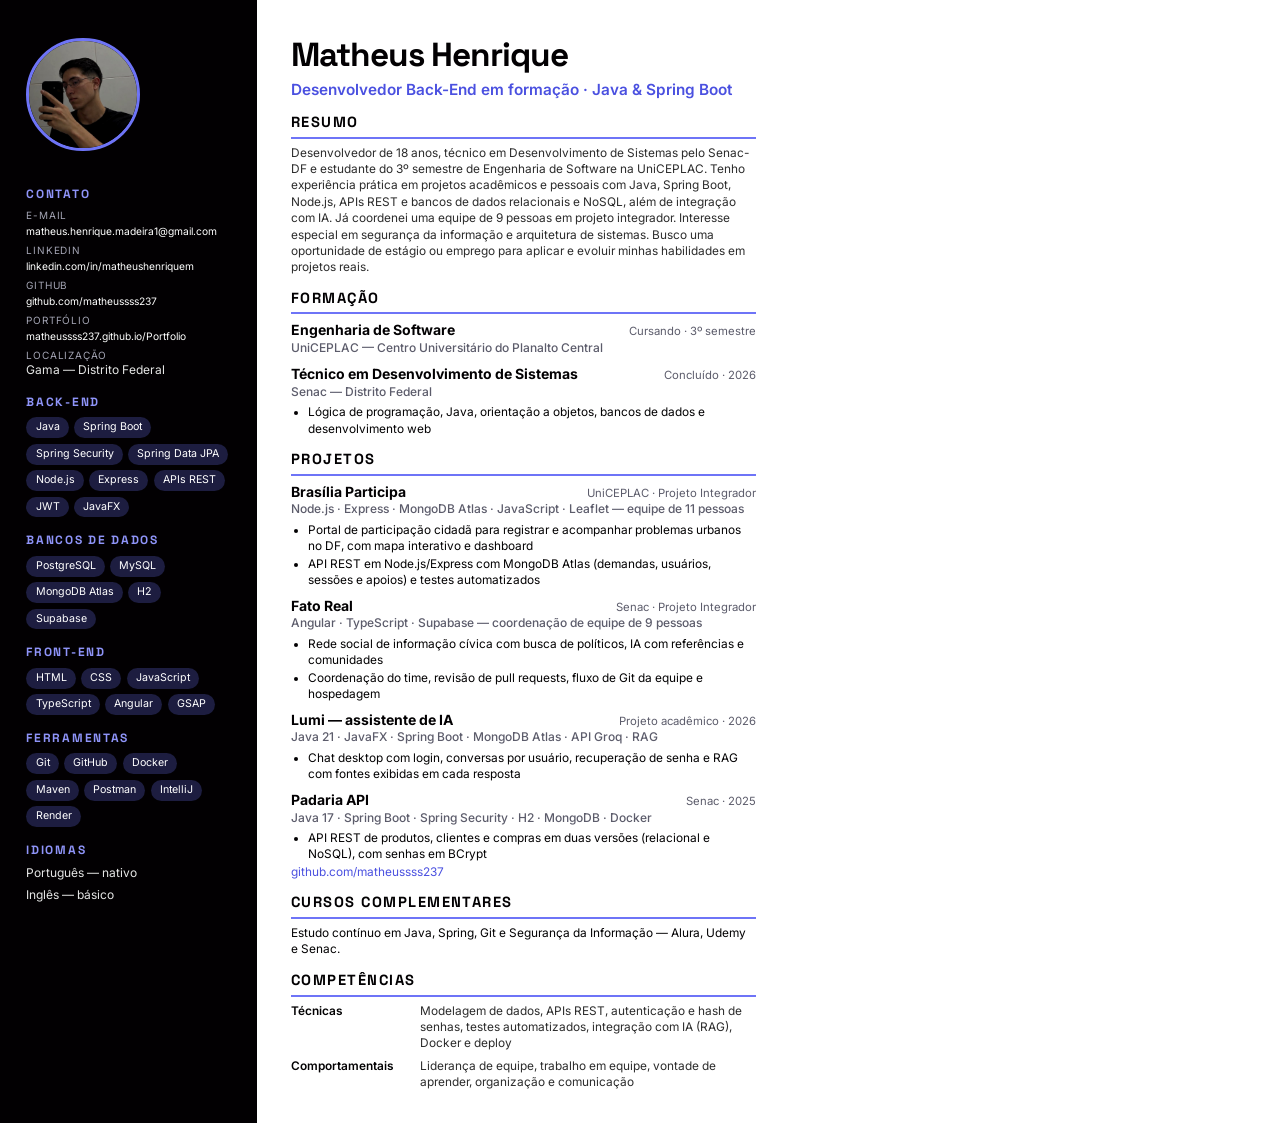
<file: assets/cv/cv.html>
<!DOCTYPE html>
<html lang="pt-BR">
<head>
  <meta charset="UTF-8">
  <title>Currículo — Matheus Henrique</title>
  <!-- Fonte do currículo. Para gerar o PDF: abrir no navegador > Imprimir > Salvar como PDF (A4, sem margens) -->
  <link href="https://fonts.googleapis.com/css2?family=Inter:wght@400;500;600;700&family=Space+Grotesk:wght@600;700&display=swap" rel="stylesheet">
  <style>
    @page { size: A4; margin: 0; }
    * { margin: 0; padding: 0; box-sizing: border-box; }
    :root { --ink: #020002; --muted: #5c5c6b; --accent: #4a50e0; --soft: #f5f5fe; --line: #6e74f7; }
    body { font-family: "Inter", system-ui, sans-serif; color: var(--ink); font-size: 8.9pt; line-height: 1.38; -webkit-print-color-adjust: exact; print-color-adjust: exact; }
    .page { width: 210mm; min-height: 297mm; display: grid; grid-template-columns: 68mm 1fr; }

    aside { background: #020002; color: #ffffff; padding: 10mm 7mm 8mm; }
    .photo { width: 30mm; height: 30mm; border-radius: 50%; object-fit: cover; border: 3px solid #6e74f7; margin-bottom: 4mm; }
    aside h2 { font-family: "Space Grotesk", sans-serif; font-size: 9pt; letter-spacing: .14em; text-transform: uppercase; color: #8f94f9; margin: 4mm 0 1.8mm; }
    aside p, aside li { font-size: 9pt; color: #e6e6e6; }
    aside ul { list-style: none; display: grid; gap: 1.2mm; }
    aside a { color: #ffffff; text-decoration: none; overflow-wrap: anywhere; }
    .contact a { font-size: 7.7pt; }
    .contact li span { display: block; font-size: 7.5pt; color: #a3a3b3; text-transform: uppercase; letter-spacing: .08em; }
    .chips { display: flex; flex-wrap: wrap; gap: 1.5mm; list-style: none; }
    .chips li { font-size: 8pt; padding: .8mm 2.4mm; border-radius: 99px; background: rgba(110, 116, 247, .25); color: #ffffff; }

    main { padding: 10mm 10mm 8mm 9mm; }
    h1 { font-family: "Space Grotesk", sans-serif; font-size: 25pt; line-height: 1; letter-spacing: -.03em; }
    .role { color: var(--accent); font-weight: 600; font-size: 11.5pt; margin: 2mm 0 3mm; }
    main h2 { font-family: "Space Grotesk", sans-serif; font-size: 11pt; letter-spacing: .1em; text-transform: uppercase; color: var(--ink); border-bottom: 2px solid var(--line); padding-bottom: 1.2mm; margin: 3.2mm 0 1.6mm; }
    .item { margin-bottom: 2mm; }
    .item-head { display: flex; justify-content: space-between; gap: 4mm; align-items: baseline; }
    .item h3 { font-size: 10.5pt; font-weight: 700; }
    .date { font-size: 8.5pt; color: var(--muted); white-space: nowrap; }
    .place { color: var(--muted); font-size: 9pt; font-weight: 500; }
    .item ul { margin: 1mm 0 0 4.5mm; }
    .item li { margin-bottom: .3mm; }
    .summary { color: #2b2b2b; }
    .skills { display: grid; grid-template-columns: 30mm 1fr; gap: 1.6mm 4mm; }
    .skills dt { font-weight: 600; }
    .skills dd { color: #2b2b2b; }
    a.link { color: var(--accent); text-decoration: none; }
  </style>
</head>
<body>
  <div class="page">
    <aside>
      <img class="photo" src="../img/foto-perfil.jpg" alt="Foto de Matheus Henrique">

      <h2>Contato</h2>
      <ul class="contact">
        <li><span>E-mail</span><a href="mailto:matheus.henrique.madeira1@gmail.com">matheus.henrique.madeira1@gmail.com</a></li>
        <li><span>LinkedIn</span><a href="https://linkedin.com/in/matheushenriquem">linkedin.com/in/matheushenriquem</a></li>
        <li><span>GitHub</span><a href="https://github.com/matheussss237">github.com/matheussss237</a></li>
        <li><span>Portfólio</span><a href="https://matheussss237.github.io/Portfolio/">matheussss237.github.io/Portfolio</a></li>
        <li><span>Localização</span>Gama — Distrito Federal</li>
      </ul>

      <h2>Back-End</h2>
      <ul class="chips"><li>Java</li><li>Spring Boot</li><li>Spring Security</li><li>Spring Data JPA</li><li>Node.js</li><li>Express</li><li>APIs REST</li><li>JWT</li><li>JavaFX</li></ul>

      <h2>Bancos de dados</h2>
      <ul class="chips"><li>PostgreSQL</li><li>MySQL</li><li>MongoDB Atlas</li><li>H2</li><li>Supabase</li></ul>

      <h2>Front-End</h2>
      <ul class="chips"><li>HTML</li><li>CSS</li><li>JavaScript</li><li>TypeScript</li><li>Angular</li><li>GSAP</li></ul>

      <h2>Ferramentas</h2>
      <ul class="chips"><li>Git</li><li>GitHub</li><li>Docker</li><li>Maven</li><li>Postman</li><li>IntelliJ</li><li>Render</li></ul>

      <h2>Idiomas</h2>
      <ul>
        <li>Português — nativo</li>
        <li>Inglês — básico</li>
      </ul>
    </aside>

    <main>
      <h1>Matheus Henrique</h1>
      <p class="role">Desenvolvedor Back-End em formação · Java &amp; Spring Boot</p>

      <h2>Resumo</h2>
      <p class="summary">
        Desenvolvedor de 18 anos, técnico em Desenvolvimento de Sistemas pelo Senac-DF e estudante do
        3º semestre de Engenharia de Software na UniCEPLAC. Tenho experiência prática em projetos acadêmicos
        e pessoais com Java, Spring Boot, Node.js, APIs REST e bancos de dados relacionais e NoSQL, além de
        integração com IA. Já coordenei uma equipe de 9 pessoas em projeto integrador. Interesse especial em
        segurança da informação e arquitetura de sistemas. Busco uma oportunidade de estágio ou emprego
        para aplicar e evoluir minhas habilidades em projetos reais.
      </p>

      <h2>Formação</h2>
      <div class="item">
        <div class="item-head"><h3>Engenharia de Software</h3><span class="date">Cursando · 3º semestre</span></div>
        <p class="place">UniCEPLAC — Centro Universitário do Planalto Central</p>
      </div>
      <div class="item">
        <div class="item-head"><h3>Técnico em Desenvolvimento de Sistemas</h3><span class="date">Concluído · 2026</span></div>
        <p class="place">Senac — Distrito Federal</p>
        <ul>
          <li>Lógica de programação, Java, orientação a objetos, bancos de dados e desenvolvimento web</li>
        </ul>
      </div>

      <h2>Projetos</h2>
      <div class="item">
        <div class="item-head"><h3>Brasília Participa</h3><span class="date">UniCEPLAC · Projeto Integrador</span></div>
        <p class="place">Node.js · Express · MongoDB Atlas · JavaScript · Leaflet — equipe de 11 pessoas</p>
        <ul>
          <li>Portal de participação cidadã para registrar e acompanhar problemas urbanos no DF, com mapa interativo e dashboard</li>
          <li>API REST em Node.js/Express com MongoDB Atlas (demandas, usuários, sessões e apoios) e testes automatizados</li>
        </ul>
      </div>
      <div class="item">
        <div class="item-head"><h3>Fato Real</h3><span class="date">Senac · Projeto Integrador</span></div>
        <p class="place">Angular · TypeScript · Supabase — coordenação de equipe de 9 pessoas</p>
        <ul>
          <li>Rede social de informação cívica com busca de políticos, IA com referências e comunidades</li>
          <li>Coordenação do time, revisão de pull requests, fluxo de Git da equipe e hospedagem</li>
        </ul>
      </div>
      <div class="item">
        <div class="item-head"><h3>Lumi — assistente de IA</h3><span class="date">Projeto acadêmico · 2026</span></div>
        <p class="place">Java 21 · JavaFX · Spring Boot · MongoDB Atlas · API Groq · RAG</p>
        <ul>
          <li>Chat desktop com login, conversas por usuário, recuperação de senha e RAG com fontes exibidas em cada resposta</li>
        </ul>
      </div>
      <div class="item">
        <div class="item-head"><h3>Padaria API</h3><span class="date">Senac · 2025</span></div>
        <p class="place">Java 17 · Spring Boot · Spring Security · H2 · MongoDB · Docker</p>
        <ul>
          <li>API REST de produtos, clientes e compras em duas versões (relacional e NoSQL), com senhas em BCrypt</li>
        </ul>
        <p><a class="link" href="https://github.com/matheussss237">github.com/matheussss237</a></p>
      </div>

      <h2>Cursos complementares</h2>
      <div class="item">
        <p>Estudo contínuo em Java, Spring, Git e Segurança da Informação — Alura, Udemy e Senac.</p>
      </div>

      <h2>Competências</h2>
      <dl class="skills">
        <dt>Técnicas</dt><dd>Modelagem de dados, APIs REST, autenticação e hash de senhas, testes automatizados, integração com IA (RAG), Docker e deploy</dd>
        <dt>Comportamentais</dt><dd>Liderança de equipe, trabalho em equipe, vontade de aprender, organização e comunicação</dd>
      </dl>
    </main>
  </div>
</body>
</html>
</file>
